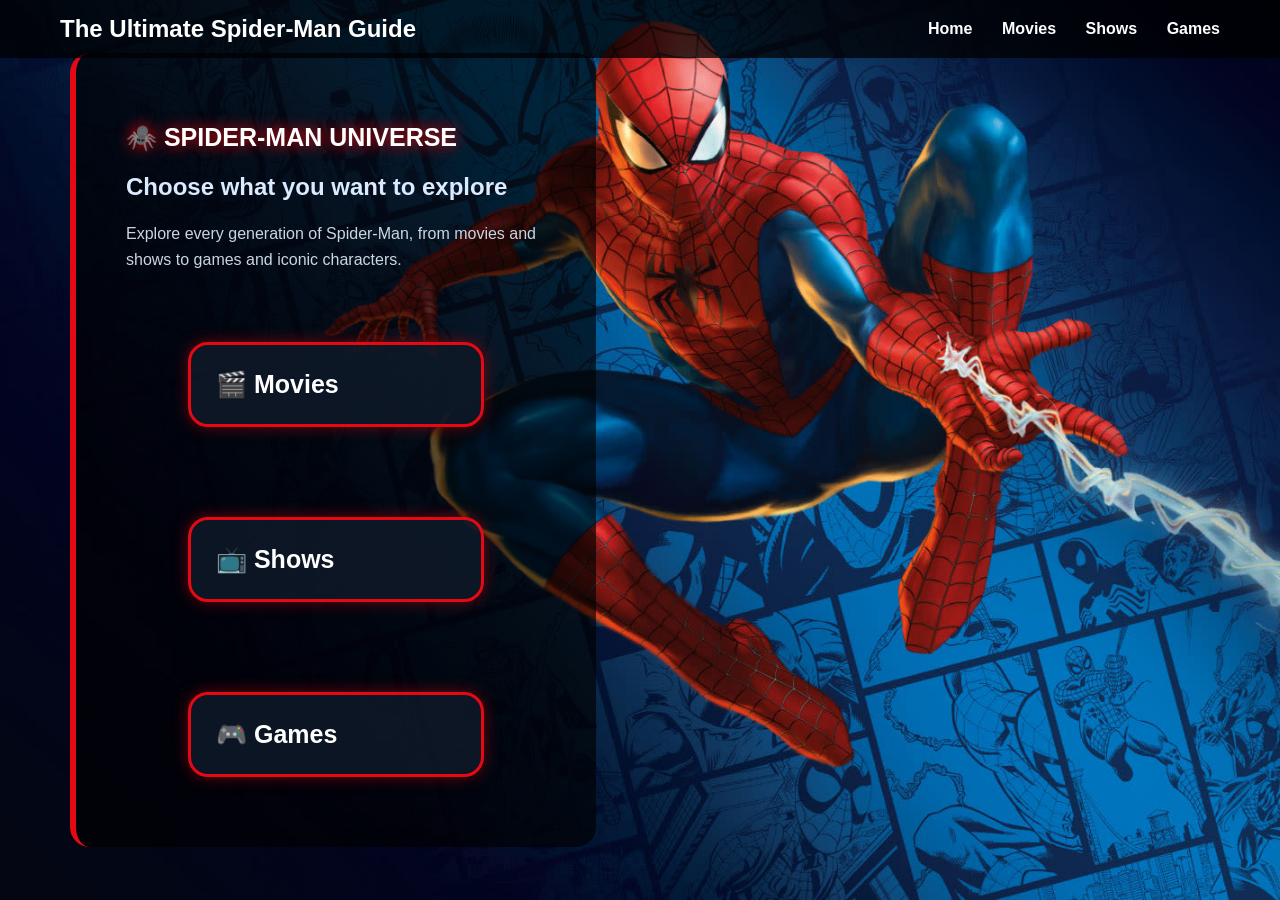
<file: index.html>
<!DOCTYPE html>
<html>
<head>
    <title>Spider-Man Universe</title>
    <link rel="stylesheet" href="spidermandesign.css">
</head>

<body>
    <header class="navbar">
    <h2>The Ultimate Spider-Man Guide</h2>

    <nav>
        <a href="index.html">Home</a>
        <a href="movies.html">Movies</a>
        <a href="shows.html">Shows</a>
        <a href="games.html">Games</a>
    </nav>
    </header>
    <section class="hero">

        <div class="hero-text">
            <h1>🕷️ SPIDER-MAN UNIVERSE</h1>

            <h2>Choose what you want to explore</h2>

            <p>
                Explore every generation of Spider-Man, from movies and shows to games and iconic characters.
            </p>

            <div class="choices">
                <a href="movies.html">🎬 Movies</a>
                <a href="shows.html">📺 Shows</a>
                <a href="games.html">🎮 Games</a>
            </div>
        </div>

    </section>

</body>
</html>
</file>
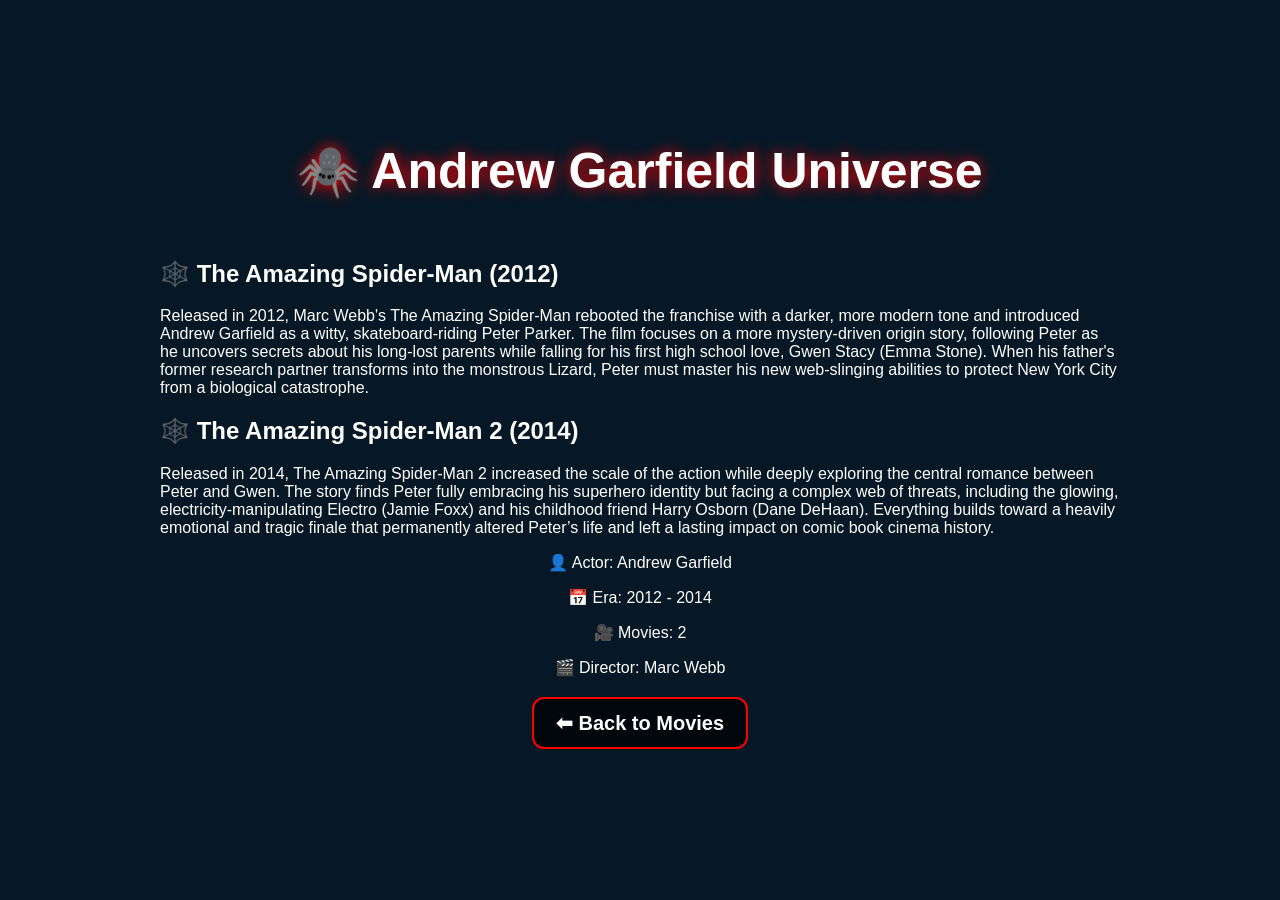
<file: andrew.html>
<!DOCTYPE html>
<html>
    <head>
        <title>Andrew Garfield Spider-Man</title>
    <link rel="stylesheet" href="spidermandesign.css">
    </head>
<body>

<section class="andrew">
    <h1>🕷️ Andrew Garfield Universe</h1>
 
    <div class="andrew-text">
        
        <h2>🕸️ The Amazing Spider-Man (2012)</h2>
        <p>Released in 2012, Marc Webb's The Amazing Spider-Man rebooted the franchise with a darker, more modern tone and introduced Andrew Garfield as a witty, skateboard-riding Peter Parker.
             The film focuses on a more mystery-driven origin story, following Peter as he uncovers secrets about his long-lost parents while falling for his first high school love, Gwen Stacy (Emma Stone). 
            When his father's former research partner transforms into the monstrous Lizard, Peter must master his new web-slinging abilities to protect New York City from a biological catastrophe.
        </p>
         <h2>🕸️ The Amazing Spider-Man 2 (2014)</h2>
        <p>Released in 2014, The Amazing Spider-Man 2 increased the scale of the action while deeply exploring the central romance between Peter and Gwen. 
            The story finds Peter fully embracing his superhero identity but facing a complex web of threats, including the glowing, electricity-manipulating Electro (Jamie Foxx) and his childhood friend Harry Osborn (Dane DeHaan). 
            Everything builds toward a heavily emotional and tragic finale that permanently altered Peter’s life and left a lasting impact on comic book cinema history.
        </p>
         
    </div>
    <div class="actor-info">

    <p>👤 Actor: Andrew Garfield</p>

    <p>📅 Era: 2012 - 2014</p>

    <p>🎥 Movies: 2</p>

    <p>🎬 Director: Marc Webb</p>

</div>
    
</section>

<div class="back-home">

    <a href="movies.html">

        ⬅ Back to Movies

    </a>

</div>

</body>
</html>
</file>
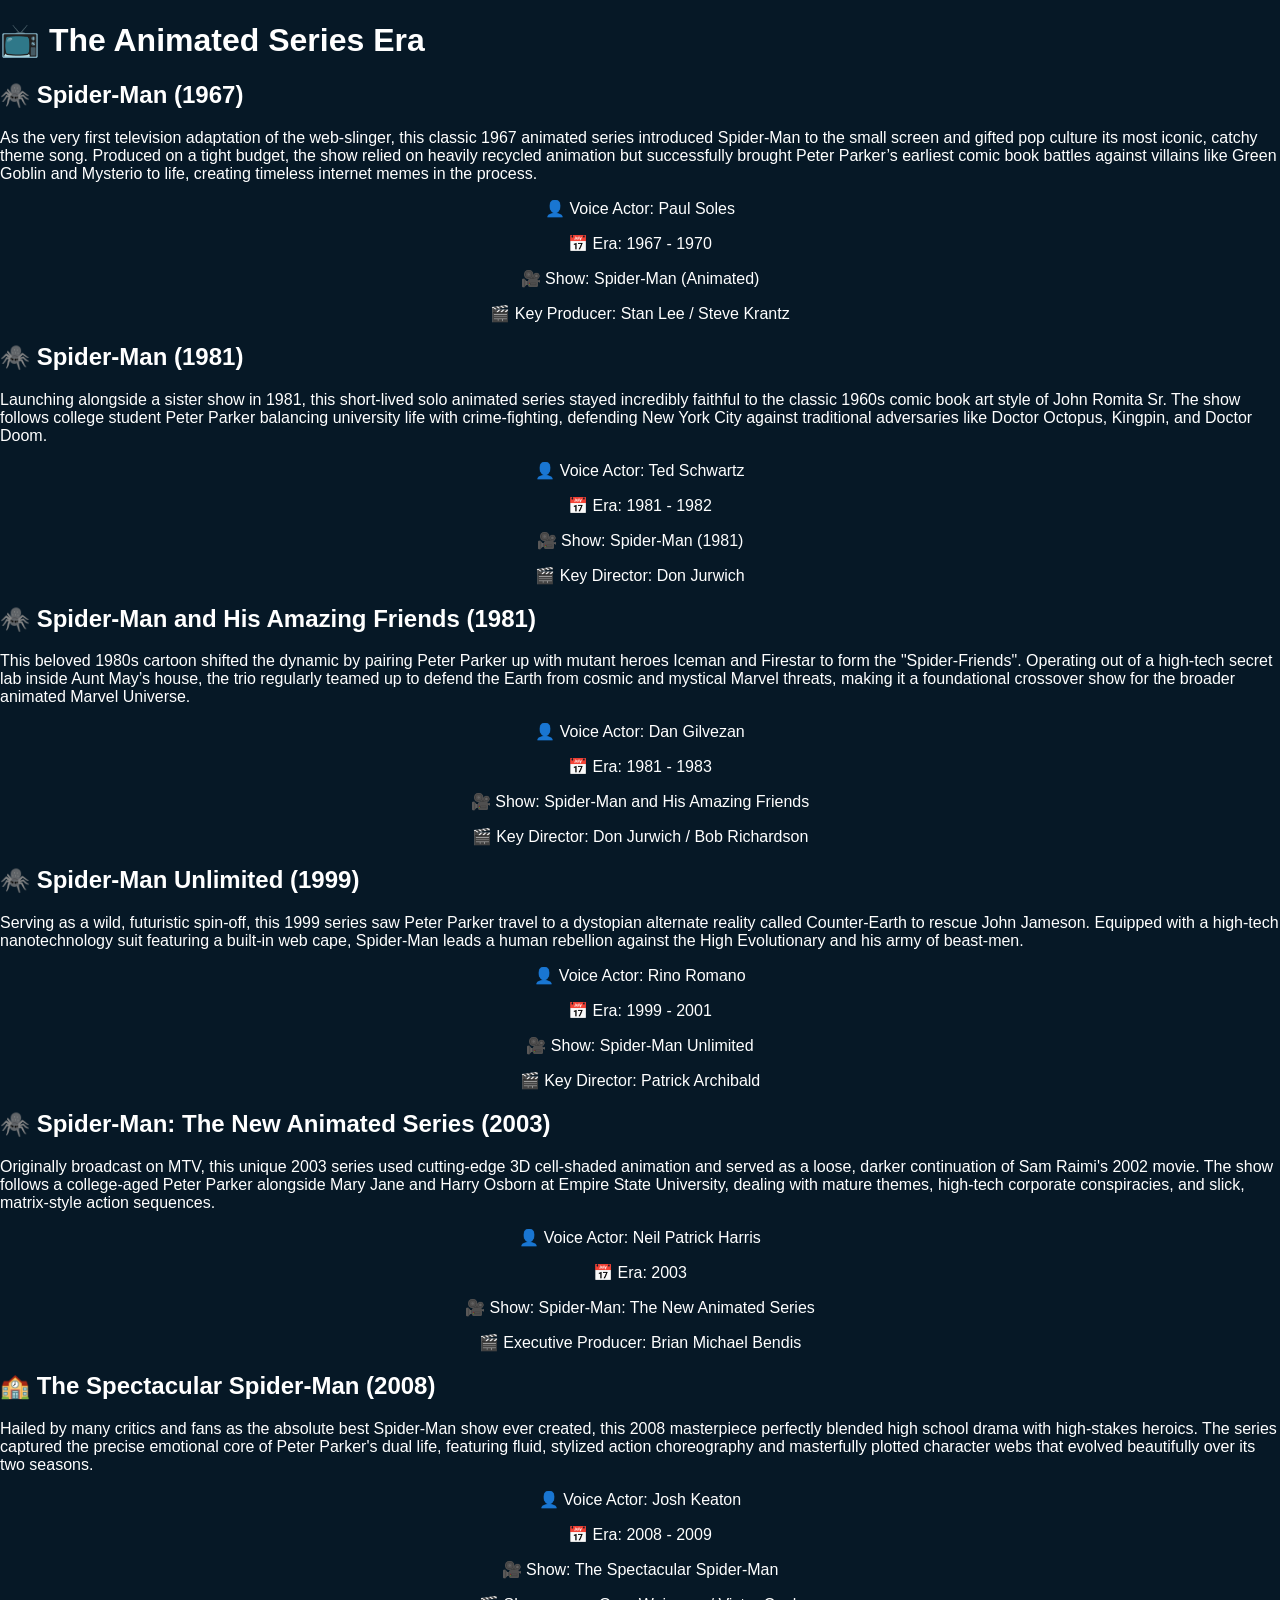
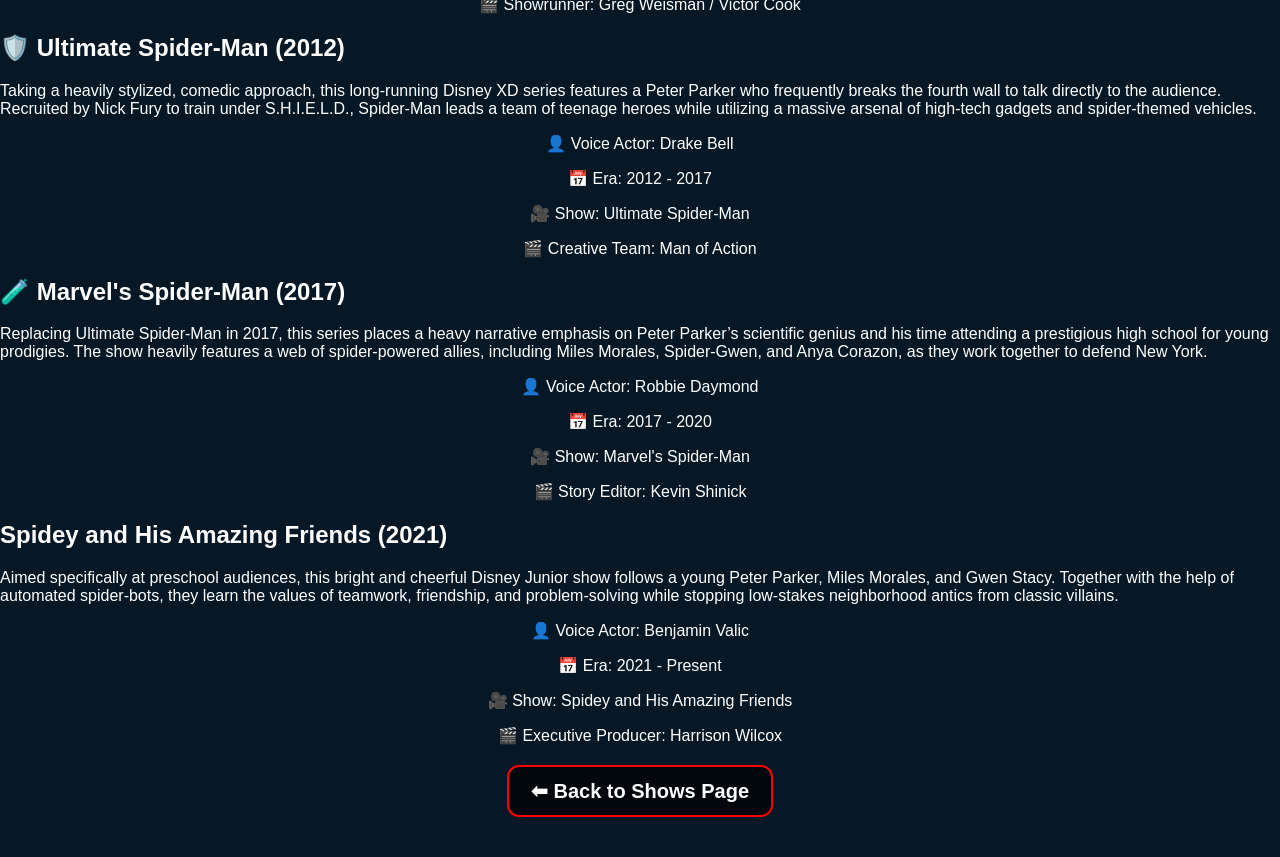
<file: animated.html>
<!DOCTYPE html>
<html>
    <head>
        
        <link rel="stylesheet" href="spidermandesign.css">
    </head>
    <body>

        <h1>📺 The Animated Series Era</h1>
        <h2>🕷️ Spider-Man (1967)</h2>
        <p>As the very first television adaptation of the web-slinger, this classic 1967 animated series introduced Spider-Man to the small screen and gifted pop culture its most iconic, catchy theme song. 
            Produced on a tight budget, the show relied on heavily recycled animation but successfully brought Peter Parker’s earliest comic book battles against villains like Green Goblin and Mysterio to life, creating timeless internet memes in the process.
            </p>
        <div class="actor-info">
    <p>👤 Voice Actor: Paul Soles</p>
    <p>📅 Era: 1967 - 1970</p>
    <p>🎥 Show: Spider-Man (Animated)</p>
    <p>🎬 Key Producer: Stan Lee / Steve Krantz</p>
</div>

        <h2>🕷️ Spider-Man (1981)</h2>
        <p>Launching alongside a sister show in 1981, this short-lived solo animated series stayed incredibly faithful to the classic 1960s comic book art style of John Romita Sr. 
            The show follows college student Peter Parker balancing university life with crime-fighting, defending New York City against traditional adversaries like Doctor Octopus, Kingpin, and Doctor Doom.
            </p>

<div class="actor-info">
    <p>👤 Voice Actor: Ted Schwartz</p>
    <p>📅 Era: 1981 - 1982</p>
    <p>🎥 Show: Spider-Man (1981)</p>
    <p>🎬 Key Director: Don Jurwich</p>
</div>

    <h2>🕷️ Spider-Man and His Amazing Friends (1981)</h2>
        <p> This beloved 1980s cartoon shifted the dynamic by pairing Peter Parker up with mutant heroes Iceman and Firestar to form the "Spider-Friends". 
            Operating out of a high-tech secret lab inside Aunt May’s house, the trio regularly teamed up to defend the Earth from cosmic and mystical Marvel threats, making it a foundational crossover show for the broader animated Marvel Universe.
            </p>
<div class="actor-info">
    <p>👤 Voice Actor: Dan Gilvezan</p>
    <p>📅 Era: 1981 - 1983</p>
    <p>🎥 Show: Spider-Man and His Amazing Friends</p>
    <p>🎬 Key Director: Don Jurwich / Bob Richardson</p>
</div>

     <h2>🕷️ Spider-Man Unlimited (1999)</h2>
        <p> Serving as a wild, futuristic spin-off, this 1999 series saw Peter Parker travel to a dystopian alternate reality called Counter-Earth to rescue John Jameson. 
            Equipped with a high-tech nanotechnology suit featuring a built-in web cape, Spider-Man leads a human rebellion against the High Evolutionary and his army of beast-men.
            </p>
<div class="actor-info">
    <p>👤 Voice Actor: Rino Romano</p>
    <p>📅 Era: 1999 - 2001</p>
    <p>🎥 Show: Spider-Man Unlimited</p>
    <p>🎬 Key Director: Patrick Archibald</p>
</div>

    <h2>🕷️ Spider-Man: The New Animated Series (2003)</h2>
        <p> Originally broadcast on MTV, this unique 2003 series used cutting-edge 3D cell-shaded animation and served as a loose, darker continuation of Sam Raimi's 2002 movie. 
            The show follows a college-aged Peter Parker alongside Mary Jane and Harry Osborn at Empire State University, dealing with mature themes, high-tech corporate conspiracies, and slick, matrix-style action sequences.
            </p>
<div class="actor-info">
    <p>👤 Voice Actor: Neil Patrick Harris</p>
    <p>📅 Era: 2003</p>
    <p>🎥 Show: Spider-Man: The New Animated Series</p>
    <p>🎬 Executive Producer: Brian Michael Bendis</p>
</div>

    <h2>🏫 The Spectacular Spider-Man (2008)</h2>
        <p> Hailed by many critics and fans as the absolute best Spider-Man show ever created, this 2008 masterpiece perfectly blended high school drama with high-stakes heroics. 
            The series captured the precise emotional core of Peter Parker's dual life, featuring fluid, stylized action choreography and masterfully plotted character webs that evolved beautifully over its two seasons.
            </p>
<div class="actor-info">
    <p>👤 Voice Actor: Josh Keaton</p>
    <p>📅 Era: 2008 - 2009</p>
    <p>🎥 Show: The Spectacular Spider-Man</p>
    <p>🎬 Showrunner: Greg Weisman / Victor Cook</p>
</div>

     <h2>🛡️ Ultimate Spider-Man (2012)</h2>
        <p> Taking a heavily stylized, comedic approach, this long-running Disney XD series features a Peter Parker who frequently breaks the fourth wall to talk directly to the audience. 
            Recruited by Nick Fury to train under S.H.I.E.L.D., Spider-Man leads a team of teenage heroes while utilizing a massive arsenal of high-tech gadgets and spider-themed vehicles.
            </p>
<div class="actor-info">
    <p>👤 Voice Actor: Drake Bell</p>
    <p>📅 Era: 2012 - 2017</p>
    <p>🎥 Show: Ultimate Spider-Man</p>
    <p>🎬 Creative Team: Man of Action</p>
</div>
           
<h2>🧪 Marvel's Spider-Man (2017)</h2>
        <p> Replacing Ultimate Spider-Man in 2017, this series places a heavy narrative emphasis on Peter Parker’s scientific genius and his time attending a prestigious high school for young prodigies. 
            The show heavily features a web of spider-powered allies, including Miles Morales, Spider-Gwen, and Anya Corazon, as they work together to defend New York.
            </p>
<div class="actor-info">
    <p>👤 Voice Actor: Robbie Daymond</p>
    <p>📅 Era: 2017 - 2020</p>
    <p>🎥 Show: Marvel's Spider-Man</p>
    <p>🎬 Story Editor: Kevin Shinick</p>
</div>

    <h2> Spidey and His Amazing Friends (2021)</h2>
        <p> Aimed specifically at preschool audiences, this bright and cheerful Disney Junior show follows a young Peter Parker, Miles Morales, and Gwen Stacy. 
            Together with the help of automated spider-bots, they learn the values of teamwork, friendship, and problem-solving while stopping low-stakes neighborhood antics from classic villains.
            </p>
<div class="actor-info">
    <p>👤 Voice Actor: Benjamin Valic</p>
    <p>📅 Era: 2021 - Present</p>
    <p>🎥 Show: Spidey and His Amazing Friends</p>
    <p>🎬 Executive Producer: Harrison Wilcox</p>
</div>

<div class="back-home">

    <a href="shows.html">

        ⬅ Back to Shows Page

    </a>

    </body>
</html>
</file>
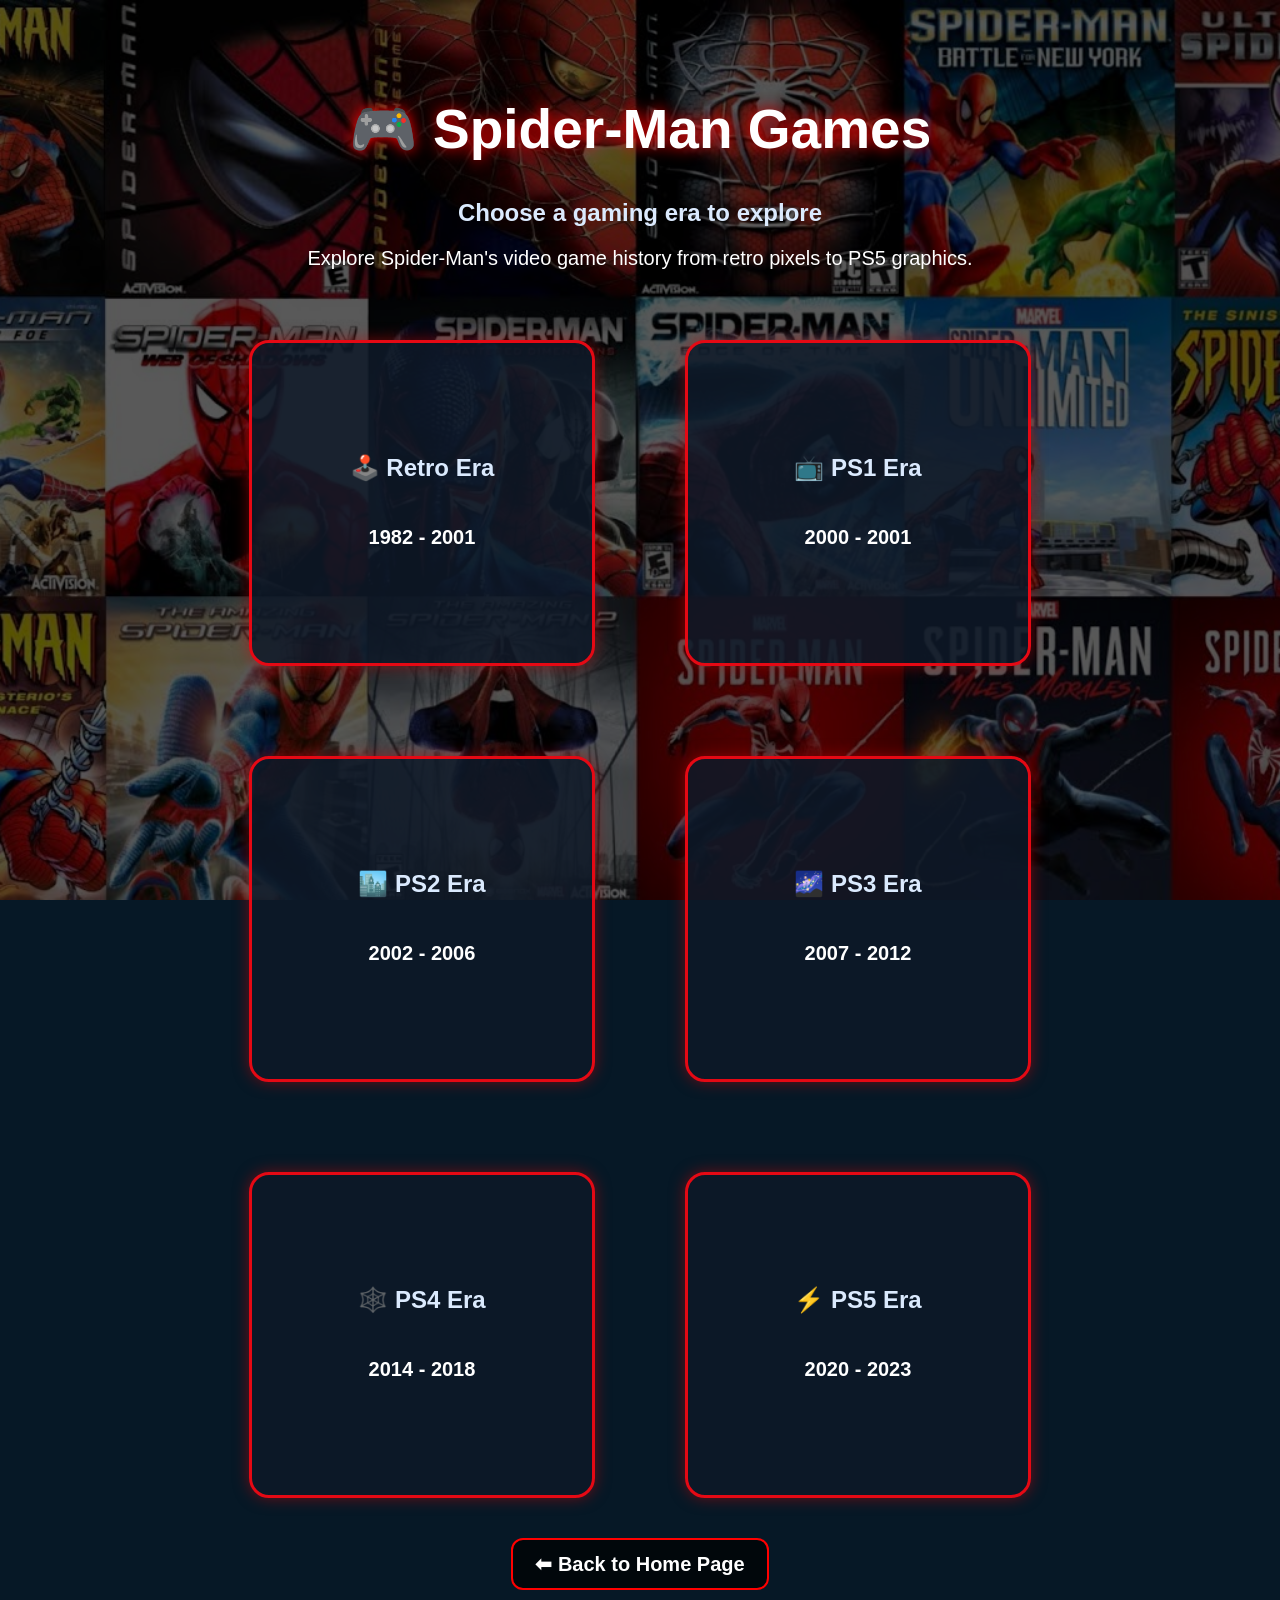
<file: games.html>
<!DOCTYPE html>
<html>

<head>
    <title>Spider-Man Games</title>
    <link rel="stylesheet" href="spidermandesign.css">
</head>

<body class="games-page">

    <h1>🎮 Spider-Man Games</h1>

    <h2>Choose a gaming era to explore</h2>

    <p>Explore Spider-Man's video game history from retro pixels to PS5 graphics.</p>

    <section class="choices">

        <a href="retro.html" class="actor-card">
            <h2>🕹️ Retro Era</h2>
            <p>1982 - 2001</p>
        </a>

        <a href="ps1.html" class="actor-card">
            <h2>📺 PS1 Era</h2>
            <p>2000 - 2001</p>
        </a>

        <a href="ps2.html" class="actor-card">
            <h2>🏙️ PS2 Era</h2>
            <p>2002 - 2006</p>
        </a>

        <a href="ps3xbox.html" class="actor-card">
            <h2>🌌 PS3 Era</h2>
            <p>2007 - 2012</p>
        </a>

        <a href="ps4.html" class="actor-card">
            <h2>🕸️ PS4 Era</h2>
            <p>2014 - 2018</p>
        </a>

        <a href="ps5.html" class="actor-card">
            <h2>⚡ PS5 Era</h2>
            <p>2020 - 2023</p>
        </a>

    </section>

    <div class="back-home">
        <a href="index.html">⬅ Back to Home Page</a>
    </div>

</body>

</html>
</file>
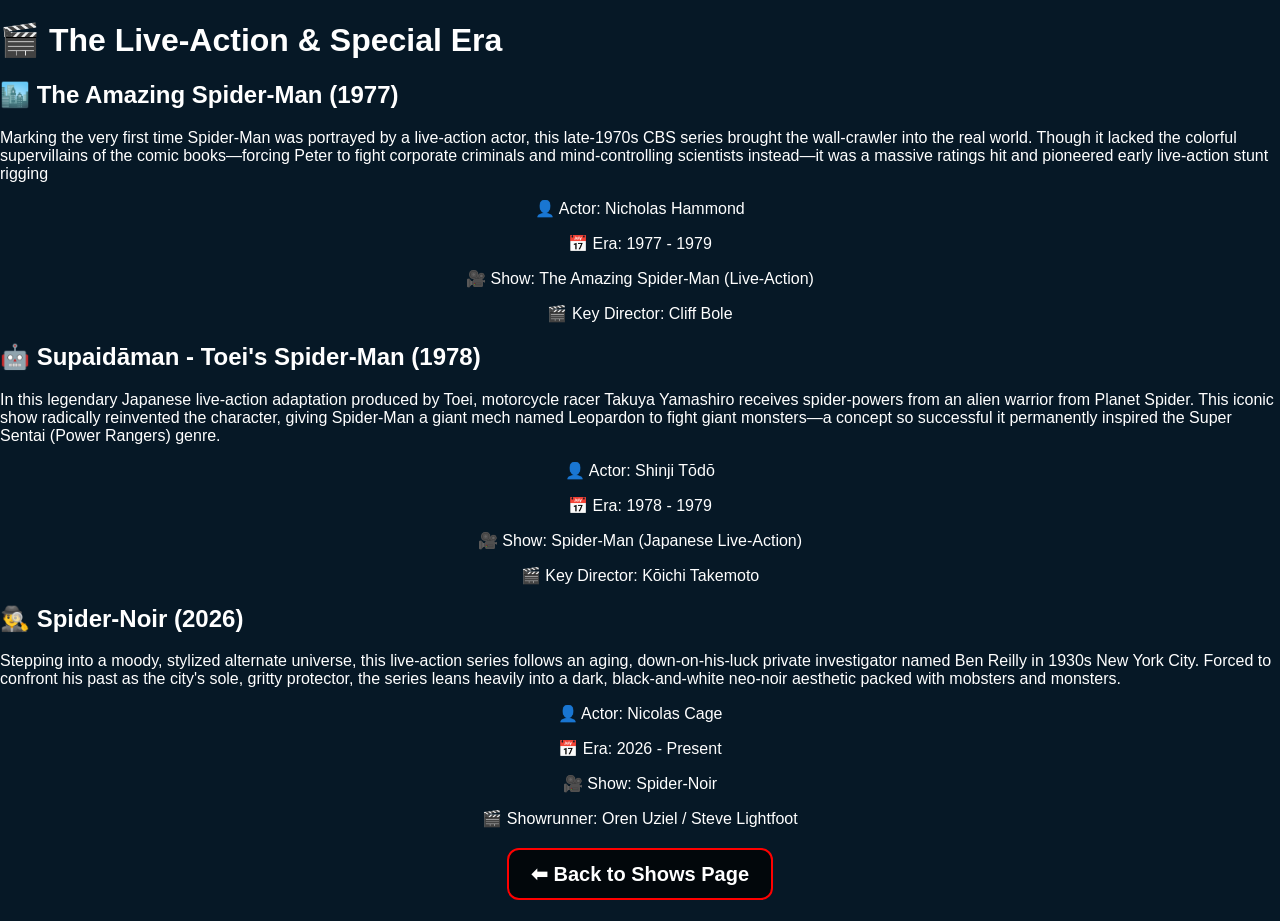
<file: liveaction.html>
<!DOCTYPE html>
<html>
    <head>
         
         <link rel="stylesheet" href="spidermandesign.css">
    </head>
<body>
        <h1>🎬 The Live-Action & Special Era</h1>

        <h2>🏙️ The Amazing Spider-Man (1977)</h2>
        <p> Marking the very first time Spider-Man was portrayed by a live-action actor, this late-1970s CBS series brought the wall-crawler into the real world. 
            Though it lacked the colorful supervillains of the comic books—forcing Peter to fight corporate criminals and mind-controlling scientists instead—it was a massive ratings hit and pioneered early live-action stunt rigging
            </p>
<div class="actor-info">
    <p>👤 Actor: Nicholas Hammond</p>
    <p>📅 Era: 1977 - 1979</p>
    <p>🎥 Show: The Amazing Spider-Man (Live-Action)</p>
    <p>🎬 Key Director: Cliff Bole</p>
</div>

        <h2>🤖 Supaidāman - Toei's Spider-Man (1978)</h2>
        <p> In this legendary Japanese live-action adaptation produced by Toei, motorcycle racer Takuya Yamashiro receives spider-powers from an alien warrior from Planet Spider. 
            This iconic show radically reinvented the character, giving Spider-Man a giant mech named Leopardon to fight giant monsters—a concept so successful it permanently inspired the Super Sentai (Power Rangers) genre.
            </p>
<div class="actor-info">
    <p>👤 Actor: Shinji Tōdō</p>
    <p>📅 Era: 1978 - 1979</p>
    <p>🎥 Show: Spider-Man (Japanese Live-Action)</p>
    <p>🎬 Key Director: Kōichi Takemoto</p>
</div>

    <h2>🕵️‍♂️ Spider-Noir (2026)</h2>
        <p> Stepping into a moody, stylized alternate universe, this live-action series follows an aging, down-on-his-luck private investigator named Ben Reilly in 1930s New York City. 
            Forced to confront his past as the city's sole, gritty protector, the series leans heavily into a dark, black-and-white neo-noir aesthetic packed with mobsters and monsters.
            </p>
<div class="actor-info">
    <p>👤 Actor: Nicolas Cage</p>
    <p>📅 Era: 2026 - Present</p>
    <p>🎥 Show: Spider-Noir</p>
    <p>🎬 Showrunner: Oren Uziel / Steve Lightfoot</p>
</div>

<div class="back-home">

    <a href="shows.html">

        ⬅ Back to Shows Page

    </a>

</div>

</body>
</html>
</file>
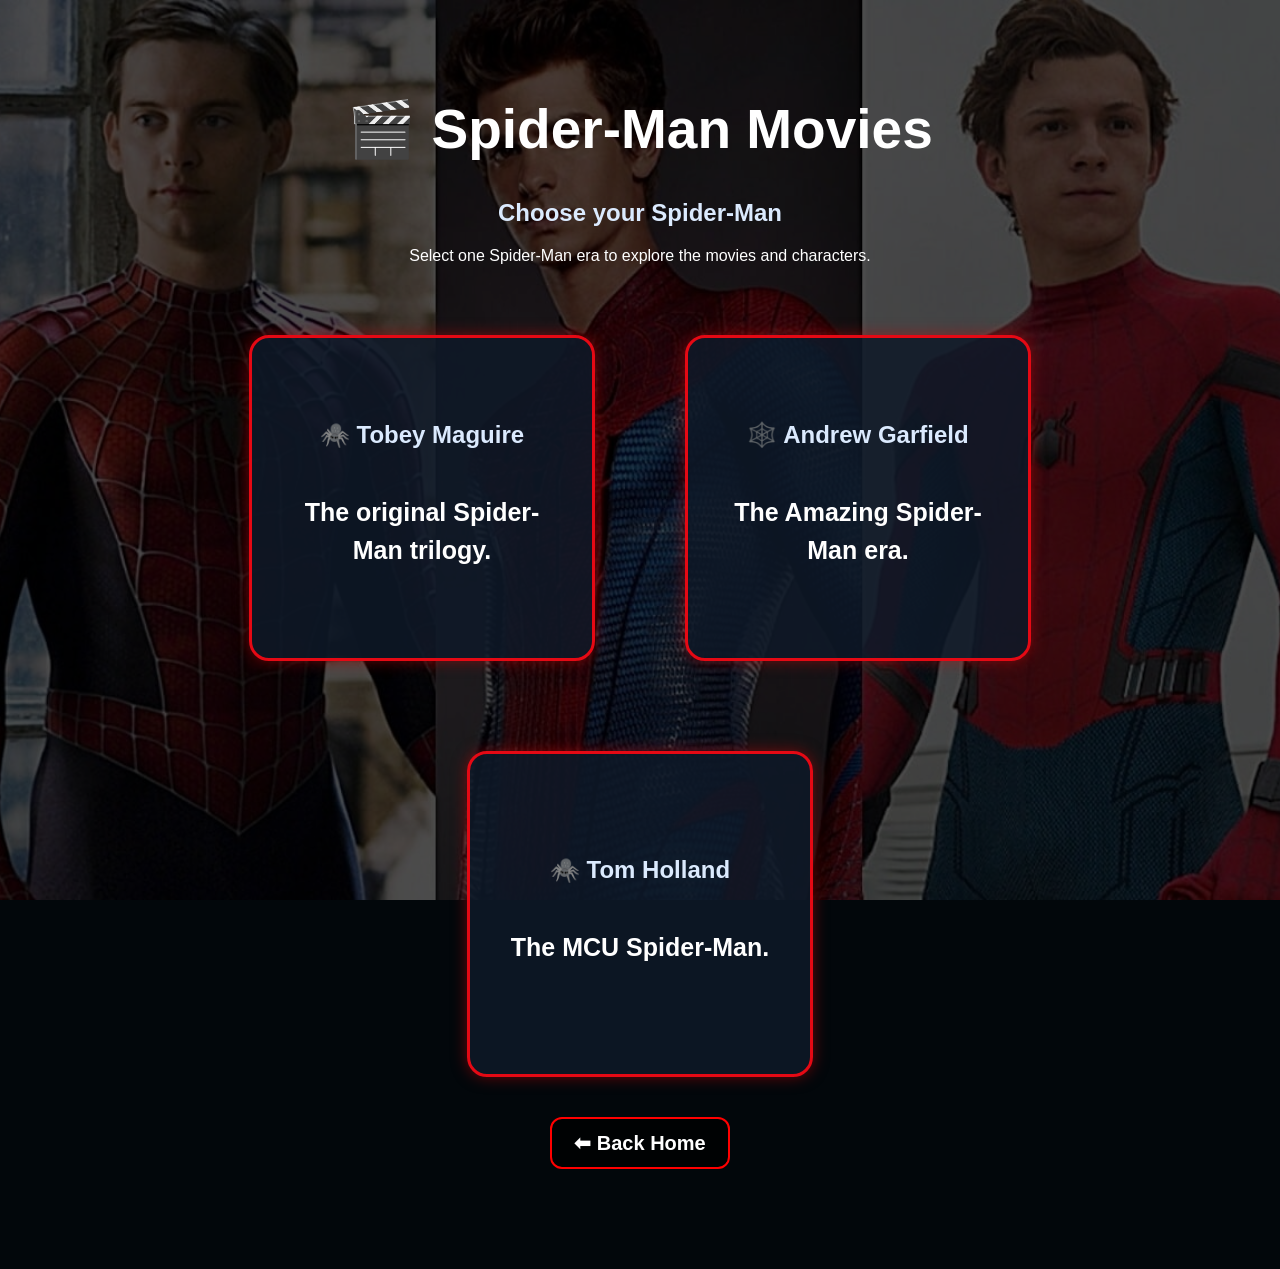
<file: movies.html>
<!DOCTYPE html>

<html>

<head>

    <title>Spider-Man Movies</title>

    <link rel="stylesheet" href="spidermandesign.css">

</head>

<body class="movies-page">

    <h1>🎬 Spider-Man Movies</h1>
   
    <h2>Choose your Spider-Man</h2>

    <p>

        Select one Spider-Man era to explore the movies and characters.

    </p>

<section class="choices">

    <a href="tobey.html" class="actor-card">
        <h2>🕷️ Tobey Maguire</h2>
        <p>The original Spider-Man trilogy.</p>
    </a>

    <a href="andrew.html" class="actor-card">
        <h2>🕸️ Andrew Garfield</h2>
        <p>The Amazing Spider-Man era.</p>
    </a>

    <a href="tom.html" class="actor-card">
        <h2>🕷️ Tom Holland</h2>
        <p>The MCU Spider-Man.</p>
    </a>

</section>

    <div class="back-home">

        <a href="index.html">

            ⬅ Back Home

        </a>

    </div>

</body>

</html>
</file>
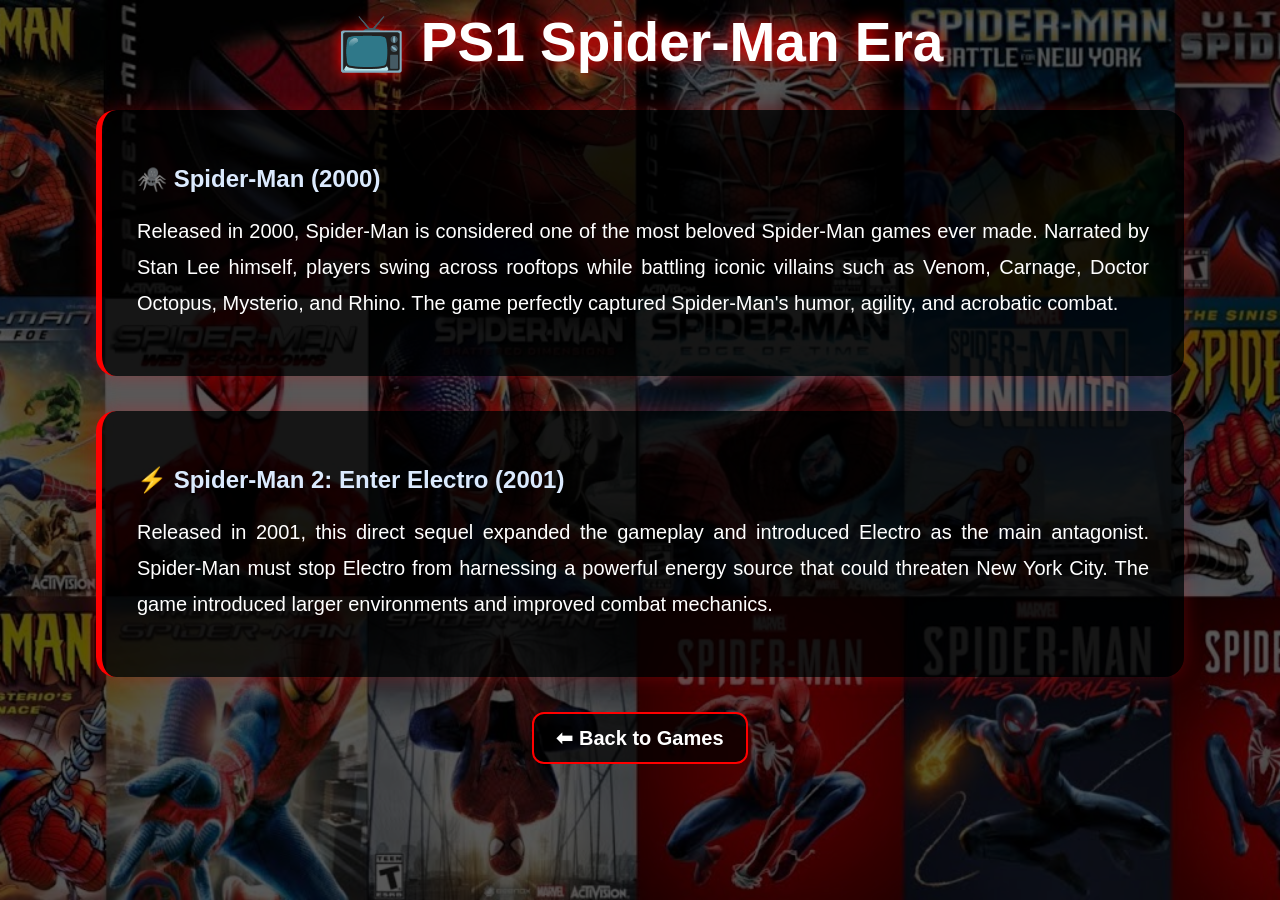
<file: ps1.html>
<!DOCTYPE html>
<html>

<head>
    <title>PS1 Spider-Man Games</title>
    <link rel="stylesheet" href="spidermandesign.css">
</head>

<body class="game-background">

<section class="games-era">

    <h1>📺 PS1 Spider-Man Era</h1>

    <div class="movie-card">

        <h2>🕷️ Spider-Man (2000)</h2>

        <p>
            Released in 2000, Spider-Man is considered one of the most beloved Spider-Man games ever made. Narrated by Stan Lee himself, players swing across rooftops while battling iconic villains such as Venom, Carnage, Doctor Octopus, Mysterio, and Rhino. The game perfectly captured Spider-Man's humor, agility, and acrobatic combat.
        </p>

    </div>

    <div class="movie-card">

        <h2>⚡ Spider-Man 2: Enter Electro (2001)</h2>

        <p>
            Released in 2001, this direct sequel expanded the gameplay and introduced Electro as the main antagonist. Spider-Man must stop Electro from harnessing a powerful energy source that could threaten New York City. The game introduced larger environments and improved combat mechanics.
        </p>

    </div>

</section>

<div class="back-home">

    <a href="games.html">

        ⬅ Back to Games

    </a>

</div>

</body>
</html>
</file>
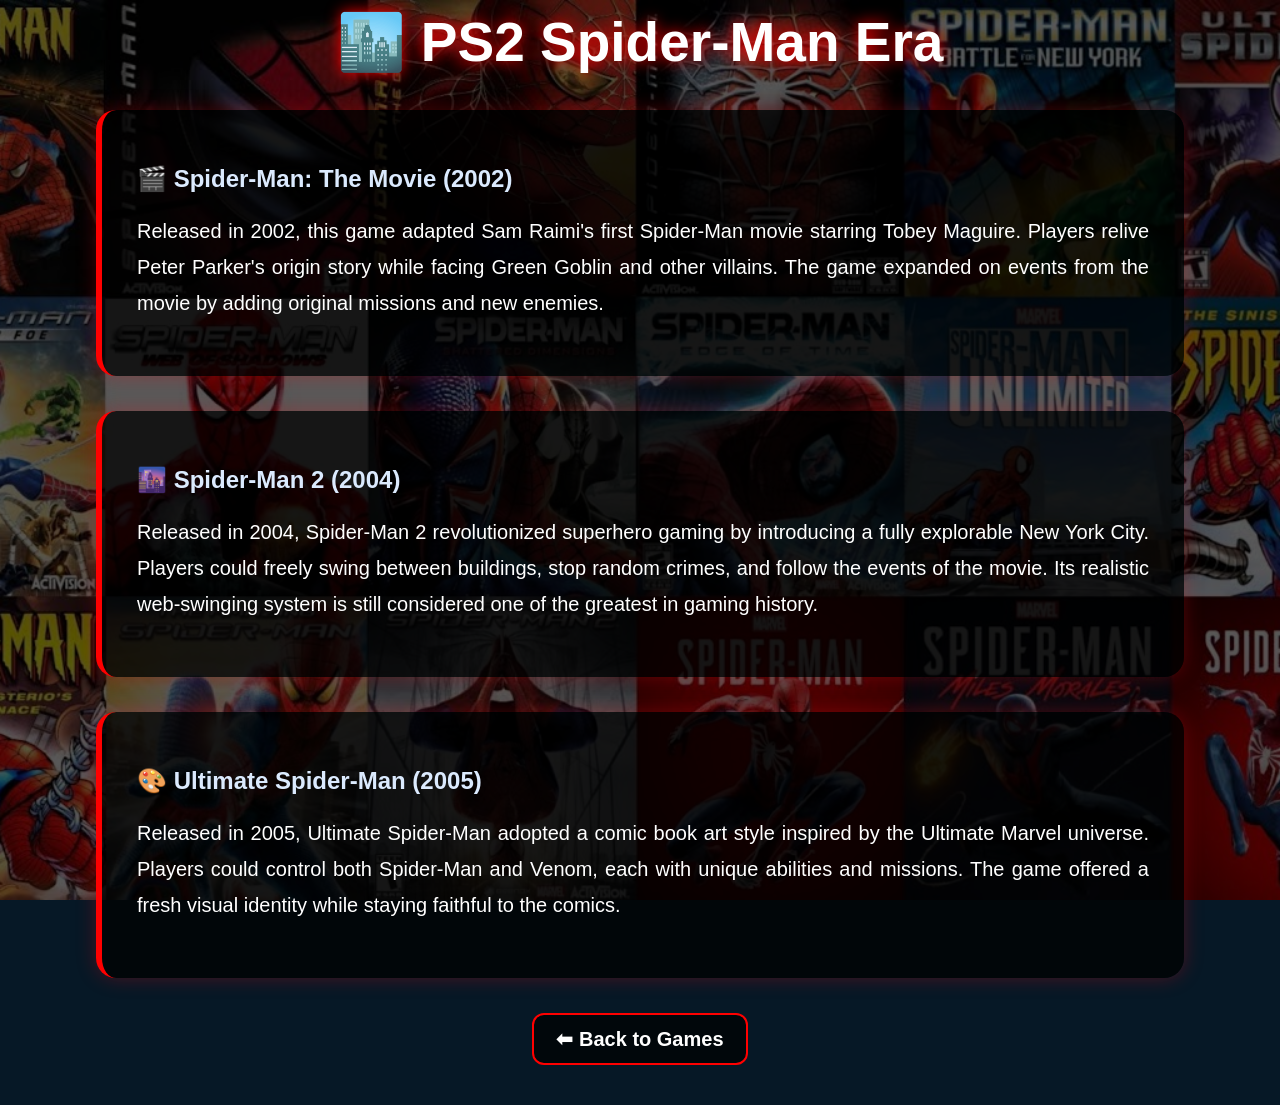
<file: ps2.html>
<!DOCTYPE html>
<html>

<head>
    <title>PS2 Spider-Man Games</title>
    <link rel="stylesheet" href="spidermandesign.css">
</head>

<body class="game-background">

<section class="games-era">

    <h1>🏙️ PS2 Spider-Man Era</h1>

    <div class="movie-card">

        <h2>🎬 Spider-Man: The Movie (2002)</h2>

        <p>
            Released in 2002, this game adapted Sam Raimi's first Spider-Man movie starring Tobey Maguire. Players relive Peter Parker's origin story while facing Green Goblin and other villains. The game expanded on events from the movie by adding original missions and new enemies.
        </p>

    </div>

    <div class="movie-card">

        <h2>🌆 Spider-Man 2 (2004)</h2>

        <p>
            Released in 2004, Spider-Man 2 revolutionized superhero gaming by introducing a fully explorable New York City. Players could freely swing between buildings, stop random crimes, and follow the events of the movie. Its realistic web-swinging system is still considered one of the greatest in gaming history.
        </p>

    </div>

    <div class="movie-card">

        <h2>🎨 Ultimate Spider-Man (2005)</h2>

        <p>
            Released in 2005, Ultimate Spider-Man adopted a comic book art style inspired by the Ultimate Marvel universe. Players could control both Spider-Man and Venom, each with unique abilities and missions. The game offered a fresh visual identity while staying faithful to the comics.
        </p>

    </div>

</section>

<div class="back-home">

    <a href="games.html">

        ⬅ Back to Games

    </a>

</div>

</body>
</html>
</file>
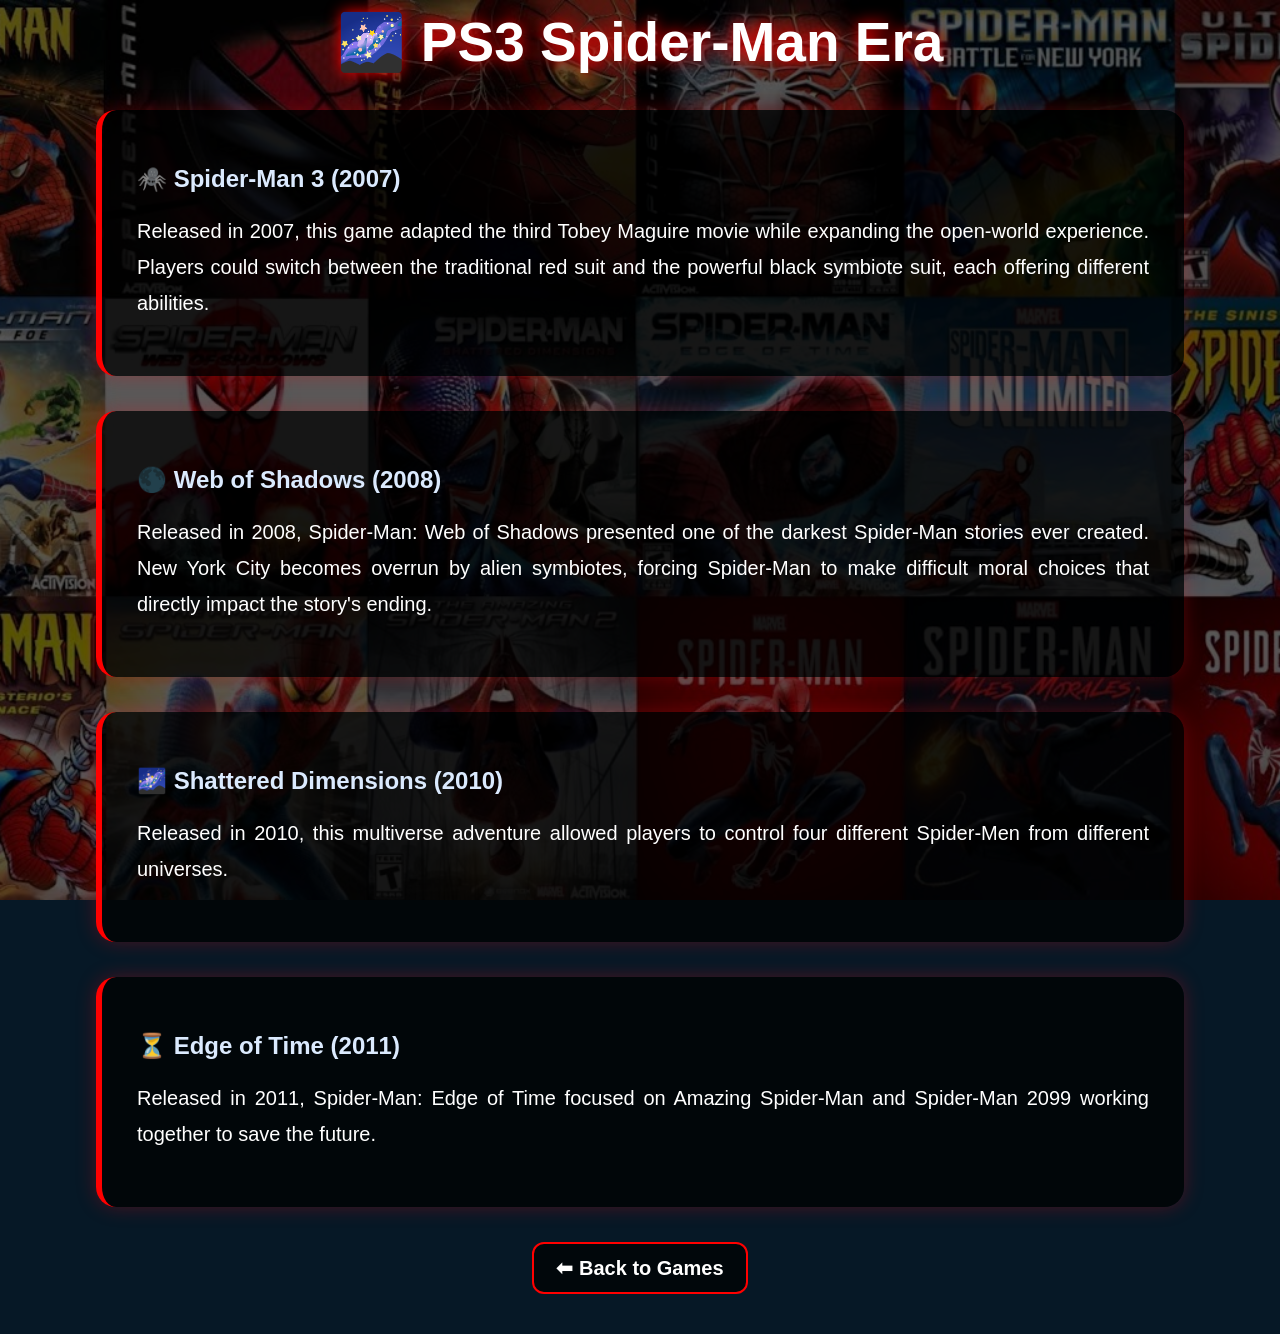
<file: ps3xbox.html>
<!DOCTYPE html>
<html>

<head>
    <title>PS3 Spider-Man Games</title>
    <link rel="stylesheet" href="spidermandesign.css">
</head>

<body class="game-background">

<section class="games-era">

    <h1>🌌 PS3 Spider-Man Era</h1>

    <div class="movie-card">

        <h2>🕷️ Spider-Man 3 (2007)</h2>

        <p>
            Released in 2007, this game adapted the third Tobey Maguire movie while expanding the open-world experience. Players could switch between the traditional red suit and the powerful black symbiote suit, each offering different abilities.
        </p>

    </div>

    <div class="movie-card">

        <h2>🌑 Web of Shadows (2008)</h2>

        <p>
            Released in 2008, Spider-Man: Web of Shadows presented one of the darkest Spider-Man stories ever created. New York City becomes overrun by alien symbiotes, forcing Spider-Man to make difficult moral choices that directly impact the story's ending.
        </p>

    </div>

    <div class="movie-card">

        <h2>🌌 Shattered Dimensions (2010)</h2>

        <p>
            Released in 2010, this multiverse adventure allowed players to control four different Spider-Men from different universes.
        </p>

    </div>

    <div class="movie-card">

        <h2>⏳ Edge of Time (2011)</h2>

        <p>
            Released in 2011, Spider-Man: Edge of Time focused on Amazing Spider-Man and Spider-Man 2099 working together to save the future.
        </p>

    </div>

</section>

<div class="back-home">

    <a href="games.html">

        ⬅ Back to Games

    </a>

</div>

</body>
</html>
</file>
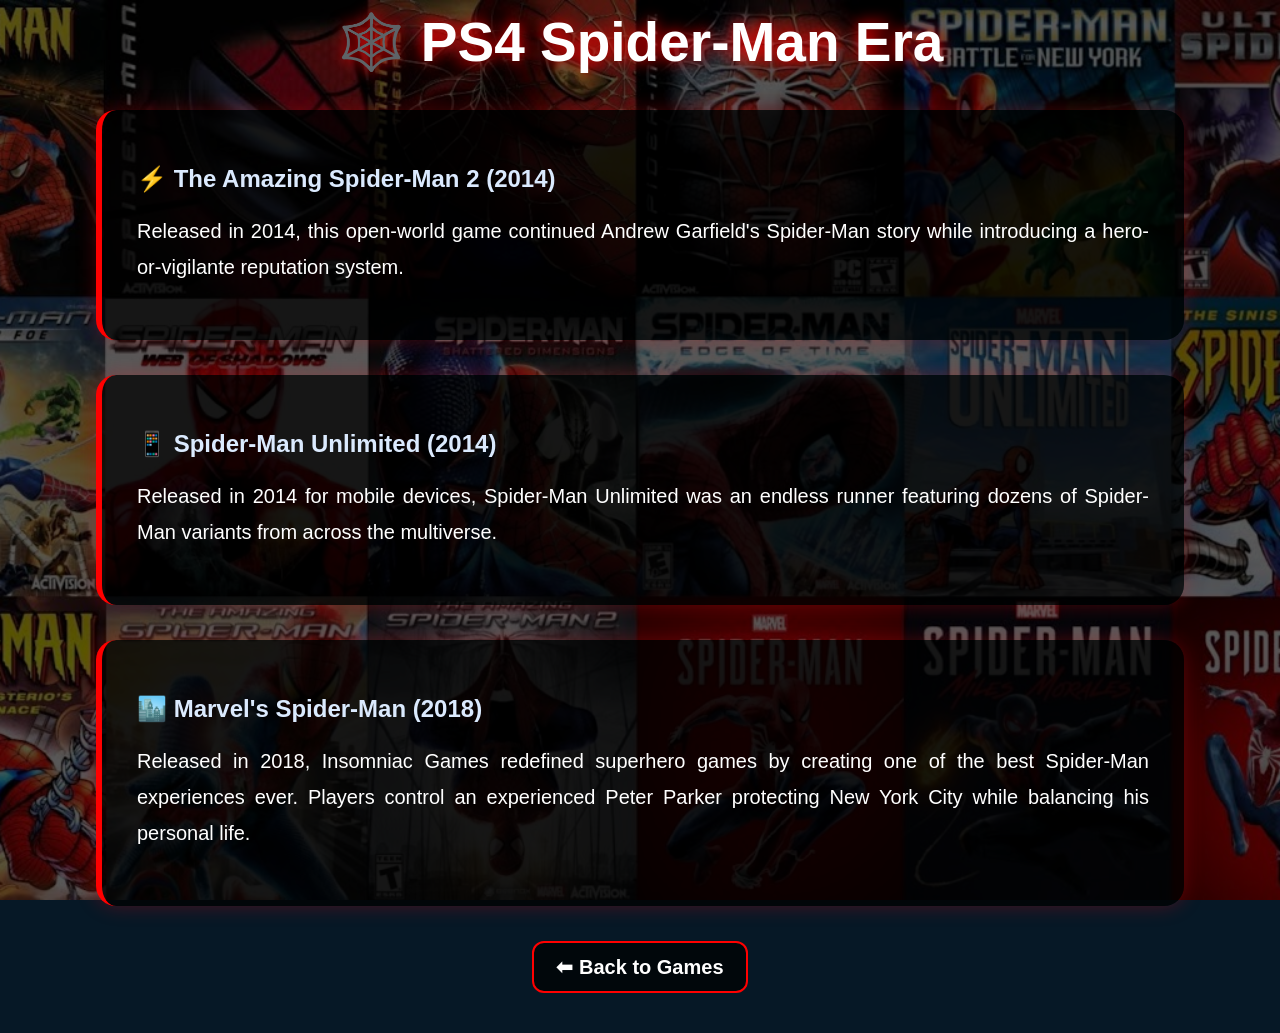
<file: ps4.html>
<!DOCTYPE html>
<html>

<head>
    <title>PS4 Spider-Man Games</title>
    <link rel="stylesheet" href="spidermandesign.css">
</head>

<body class="game-background">

<section class="games-era">

    <h1>🕸️ PS4 Spider-Man Era</h1>

    <div class="movie-card">

        <h2>⚡ The Amazing Spider-Man 2 (2014)</h2>

        <p>
            Released in 2014, this open-world game continued Andrew Garfield's Spider-Man story while introducing a hero-or-vigilante reputation system.
        </p>

    </div>

    <div class="movie-card">

        <h2>📱 Spider-Man Unlimited (2014)</h2>

        <p>
            Released in 2014 for mobile devices, Spider-Man Unlimited was an endless runner featuring dozens of Spider-Man variants from across the multiverse.
        </p>

    </div>

    <div class="movie-card">

        <h2>🏙️ Marvel's Spider-Man (2018)</h2>

        <p>
            Released in 2018, Insomniac Games redefined superhero games by creating one of the best Spider-Man experiences ever. Players control an experienced Peter Parker protecting New York City while balancing his personal life.
        </p>

    </div>

</section>

<div class="back-home">

    <a href="games.html">

        ⬅ Back to Games

    </a>

</div>

</body>
</html>
</file>
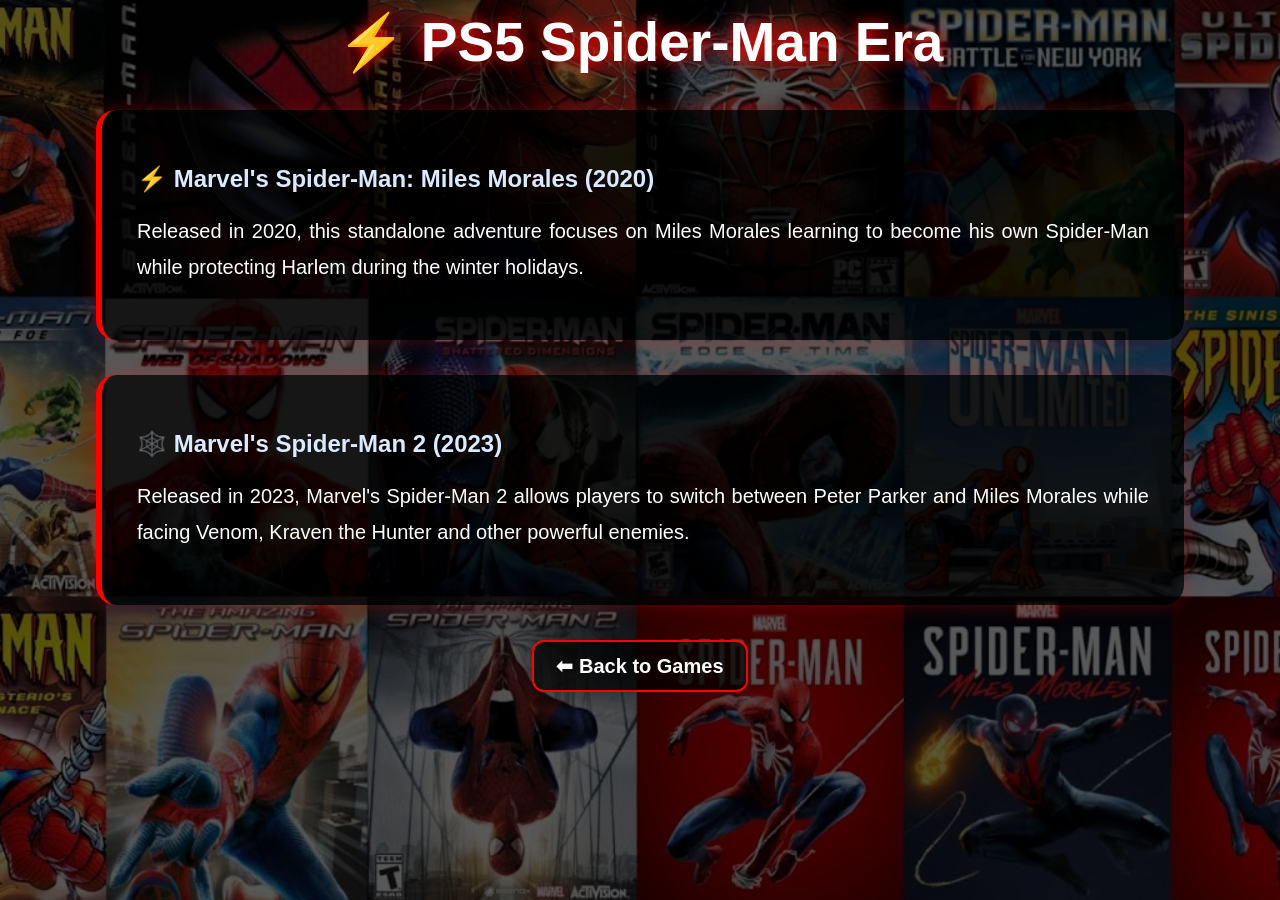
<file: ps5.html>
<!DOCTYPE html>
<html>

<head>
    <title>PS5 Spider-Man Games</title>
    <link rel="stylesheet" href="spidermandesign.css">
</head>

<body class="game-background">

<section class="games-era">

    <h1>⚡ PS5 Spider-Man Era</h1>

    <div class="movie-card">

        <h2>⚡ Marvel's Spider-Man: Miles Morales (2020)</h2>

        <p>
            Released in 2020, this standalone adventure focuses on Miles Morales learning to become his own Spider-Man while protecting Harlem during the winter holidays.
        </p>

    </div>

    <div class="movie-card">

        <h2>🕸️ Marvel's Spider-Man 2 (2023)</h2>

        <p>
            Released in 2023, Marvel's Spider-Man 2 allows players to switch between Peter Parker and Miles Morales while facing Venom, Kraven the Hunter and other powerful enemies.
        </p>

    </div>

</section>

<div class="back-home">

    <a href="games.html">

        ⬅ Back to Games

    </a>

</div>

</body>
</html>
</file>
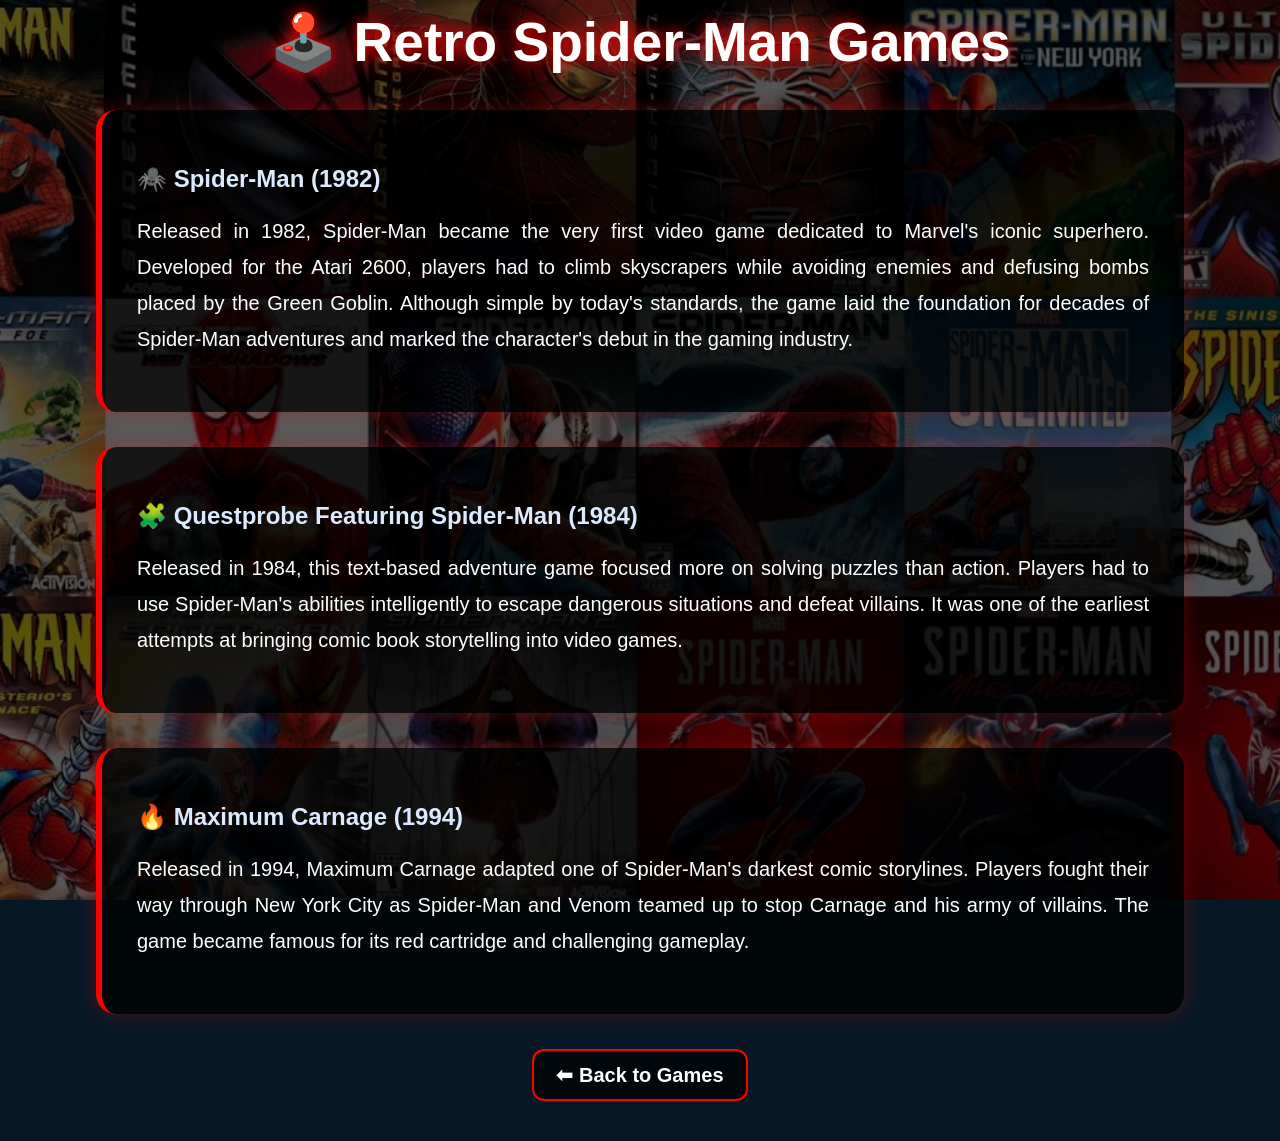
<file: retro.html>
<!DOCTYPE html>
<html>

<head>
    <title>Retro Spider-Man Games</title>
    <link rel="stylesheet" href="spidermandesign.css">
</head>

<body class="game-background">

<section class="games-era">

    <h1>🕹️ Retro Spider-Man Games</h1>

    <div class="movie-card">

        <h2>🕷️ Spider-Man (1982)</h2>

        <p>
            Released in 1982, Spider-Man became the very first video game dedicated to Marvel's iconic superhero. Developed for the Atari 2600, players had to climb skyscrapers while avoiding enemies and defusing bombs placed by the Green Goblin. Although simple by today's standards, the game laid the foundation for decades of Spider-Man adventures and marked the character's debut in the gaming industry.
        </p>

    </div>

    <div class="movie-card">

        <h2>🧩 Questprobe Featuring Spider-Man (1984)</h2>

        <p>
            Released in 1984, this text-based adventure game focused more on solving puzzles than action. Players had to use Spider-Man's abilities intelligently to escape dangerous situations and defeat villains. It was one of the earliest attempts at bringing comic book storytelling into video games.
        </p>

    </div>

    <div class="movie-card">

        <h2>🔥 Maximum Carnage (1994)</h2>

        <p>
            Released in 1994, Maximum Carnage adapted one of Spider-Man's darkest comic storylines. Players fought their way through New York City as Spider-Man and Venom teamed up to stop Carnage and his army of villains. The game became famous for its red cartridge and challenging gameplay.
        </p>

    </div>

</section>

<div class="back-home">

    <a href="games.html">

        ⬅ Back to Games

    </a>

</div>

</body>
</html>
</file>
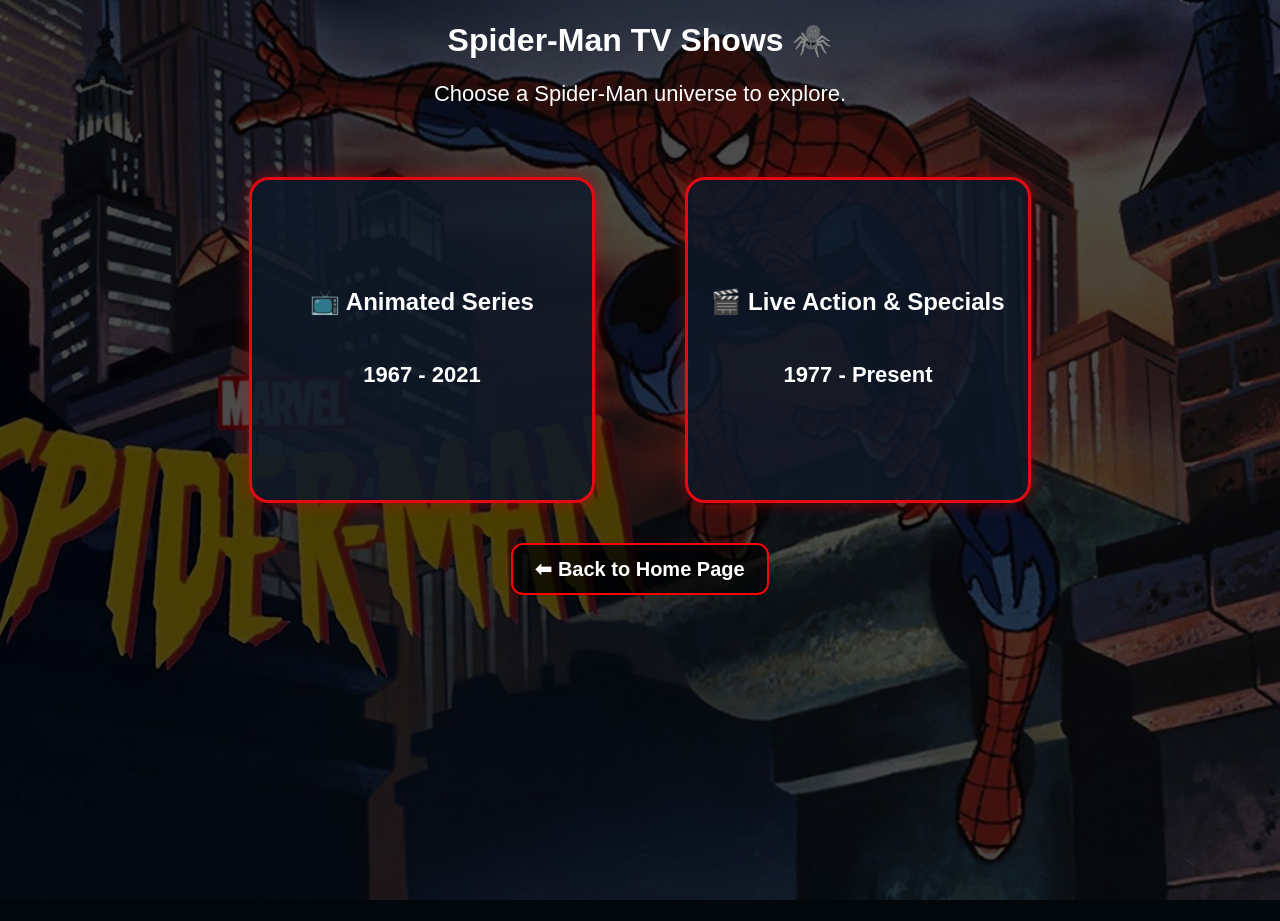
<file: shows.html>
<!DOCTYPE html>
<html>
    <head>
        <title>All Spider-Man TV Shows</title>
    <link rel="stylesheet" href="spidermandesign.css">
    </head>

<body class="shows">

        <h1>Spider-Man TV Shows 🕷️</h1>

<p>Choose a Spider-Man universe to explore.</p>

    <section class="choices">

   <a href="animated.html"class="actor-card">

        <h2>📺 Animated Series</h2>

<p>1967 - 2021</p>

    </a>

    <a href="liveaction.html" class="actor-card">

<h2>🎬 Live Action & Specials</h2>

<p>1977 - Present</p>

    </a>
        
</section>
    <div class="back-home">

    <a href="index.html">

        ⬅ Back to Home Page

    </a>
</div>


</body>
</html>
</file>
<file: spidermandesign.css>
body{

    margin:0;

    min-height:100vh;

    font-family:Verdana, Geneva, Tahoma, sans-serif;

    background-color:#061826;

    color:white;
}


/* HOMEPAGE */

.hero{

    min-height:100vh;

    background-image:url("spideypic.jpg");

    background-size:cover;

    background-position:center;

    display:flex;

    align-items:center;
}

.hero-text{

    width:420px;

    margin-left:70px;

    padding:50px;

    background-color:rgba(0,0,0,0.65);

    border-left:6px solid #e50914;

    border-radius:20px;
}

.hero-text h1{

    font-size:25px;

    text-shadow:0 0 15px red;
    transition: 0.3s;
}

.hero-text h1:hover{

    transform:scale(1.03);

}

.hero-text h2{

    color:#dbeafe;
}

.hero-text p{

    color:#cbd5e1;

    line-height:1.6;
}


/* MOVIES PAGE */

.movies-page{

    padding:60px;

    text-align:center;
}

.movies-page h1{

    font-size:55px;
}

.movies-page h2{

    color:#dbeafe;
}


/* CARDS */

.choices{

    display: flex;

    justify-content: center;

    align-items: center;

    gap: 50px;

    flex-wrap: wrap;

    margin-top: 50px;
}

.choices a{

    display:inline-block;

    width:240px;

    padding:25px;

    margin:20px;

    border-radius:20px;

    background-color:rgba(15,25,40,0.85);

    border:3px solid #e50914;

    color:white;

    text-decoration:none;

    font-size:25px;

    font-weight:bold;

    transition:0.3s;

    box-shadow:0 0 15px rgba(208, 5, 5, 0.5);
}

.choices a:hover{

    transform:

    translateY(-10px)

    scale(1.05);

    background-color:rgba(229,9,20,0.15);

    box-shadow:0 0 30px red;
}


/* BACK BUTTON */

.back-home{
    margin: 20px 0 40px 0;
    text-align: center;
}

.back-home a{
    display: inline-block;
    padding: 12px 22px;
    background-color: rgba(0,0,0,0.7);
    border: 2px solid red;
    border-radius: 12px;
    color: white;
    text-decoration: none;
    font-size: 20px;
    font-weight: bold;
    transition: 0.3s;
}

.back-home a:hover{
    background-color: rgb(34, 45, 173);
    color: white;
    transform: scale(1.05);
    box-shadow: 0 0 20px red;
}

.navbar{
    position: fixed;
    top: 0;
    width: 100%;
    padding: 15px 60px;
    background-color: rgba(0, 0, 0, 0.75);

    display: flex;
    justify-content: space-between;
    align-items: center;
    
    z-index: 10;
    box-sizing: border-box;
}


.navbar h2{
    color: white;
    margin: 0;
    
}
.navbar a{
    color: white;
    text-decoration: none;
    margin-left: 25px;
    font-weight: bold;
    flex-wrap: nowrap;
    white-space: nowrap;
}

.navbar a:hover{
    color: #e50914;
}

.actor-card{

    width: 280px;

    height: 300px;

    padding: 30px;

    border: 3px solid red;

    border-radius: 20px;

    background-color: rgba(15,25,40,0.85);

    display: flex;

    flex-direction: column;

    justify-content: center;

    align-items: center;

    text-align: center;
}
.actor-card h2{
    margin-bottom: 20px;
    white-space: nowrap;
    font-size: 24px;
}

.choices .actor-card{
    width: 280px;
    height: 260px;
    padding: 30px;
    display: flex;
    flex-direction: column;
    justify-content: center;
    align-items: center;
}
.actor-card p{

    line-height: 1.5;
}

.tobey{

    width: 75%;

    margin: auto;

    padding-top: 100px;
}

.tobey h1{

    text-align: center;

    font-size: 50px;

    margin-bottom: 60px;

    text-shadow: 0 0 15px red;
}

.andrew{

    width: 75%;

    margin: auto;

    padding-top: 100px;
}

.andrew h1{

    text-align: center;

    font-size: 50px;

    margin-bottom: 60px;

    text-shadow: 0 0 15px red;
}

.tom{

    width: 75%;

    margin: auto;

    padding-top: 100px;
}

.tom h1{

    text-align: center;

    font-size: 50px;

    margin-bottom: 60px;

    text-shadow: 0 0 15px red;
}
.movie-card{

    background-color: rgba(0,0,0,0.75);

    padding: 35px;

    margin-bottom: 50px;

    border-left: 6px solid red;

    border-radius: 20px;

    box-shadow: 0 0 20px rgba(229,9,20,0.3);

    transition: 0.3s;
}

.movie-card:hover{

    transform: translateY(-8px);

    box-shadow: 0 0 30px red;
}

.movie-card h2{

    color: #dbeafe;
}

.movie-card p{

    line-height: 1.8;

    text-align: justify;
}

.actor-info{

    text-align: center;
}

.movies-page{

    background-image: url("movies.jpg");

    background-size: cover;

    background-position: center;

    background-attachment: fixed;

}
.movies-page{

    position: relative;
}

.movies-page::before{

    content:"";

    position: fixed;

    top:0;

    left:0;

    width:150%;

    height:150%;

    background-color: rgba(0,0,0,0.7);

    z-index:-1;
}
.shows{

    background-image:url("tvshows.jpg");

    background-size:cover;

    background-position:center;

    background-attachment:fixed;
}
.shows{
    position: center;
}
.shows::before{
    content:"";
    position: fixed;
    top:0;
    left:0;
    width:100%;
    height:150%;
    background-color: rgba(0,0,0,0.7);
    z-index:-1;
}
.shows{
    text-align: center;
    background-image:url("tvshows.jpg");
    background-size:cover;
    background-position:center;
    background-attachment:fixed;
}
.shows p{
    text-align:center;
    font-size:22px;
    font-family: Geneva, Tahoma, sans-serif;
}
/* GAMES MAIN PAGE */

.games-page{
   min-height:100vh;
    text-align:center;
    padding:60px;
    background-image:url("games.jpg");
    background-size:cover;
    background-position:center;
    background-attachment:fixed;
    position:relative;
}

.games-page::before{
    content:"";
    position:fixed;
    top:0;
    left:0;
    width:100%;
    height:100%;
    background-color:rgba(0,0,0,0.65);
    z-index:-1;
}


.games-page h1{
    font-size:55px;
    text-shadow:0 0 15px red;
}

.games-page h2{
    color:#dbeafe;
}

.games-page p{
    font-size:20px;
}


/* GAME ERA PAGES */

.game-background{
    min-height:100vh;
    background-image:url("games.jpg");
    background-size:cover;
    background-position:center;
    background-attachment:fixed;
}

.game-background::before{
    content:"";
    position:fixed;
    top:0;
    left:0;
    width:100%;
    height:100%;
    background-color:rgba(0,0,0,0.65);
    z-index:-1;
}

.games-era{
    width:85%;
    margin:auto;
    padding-top:10px;
    text-align:center;
}

.games-era h1{
    font-size:55px;
    margin-top:0;
    margin-bottom:25px;
    text-shadow:0 0 15px red;
}

.games-era h2{
    color:#dbeafe;
}

.games-era p{
    font-size:20px;
}

.games-era .movie-card{
    text-align:left;
    margin:35px auto;
}
</file>
